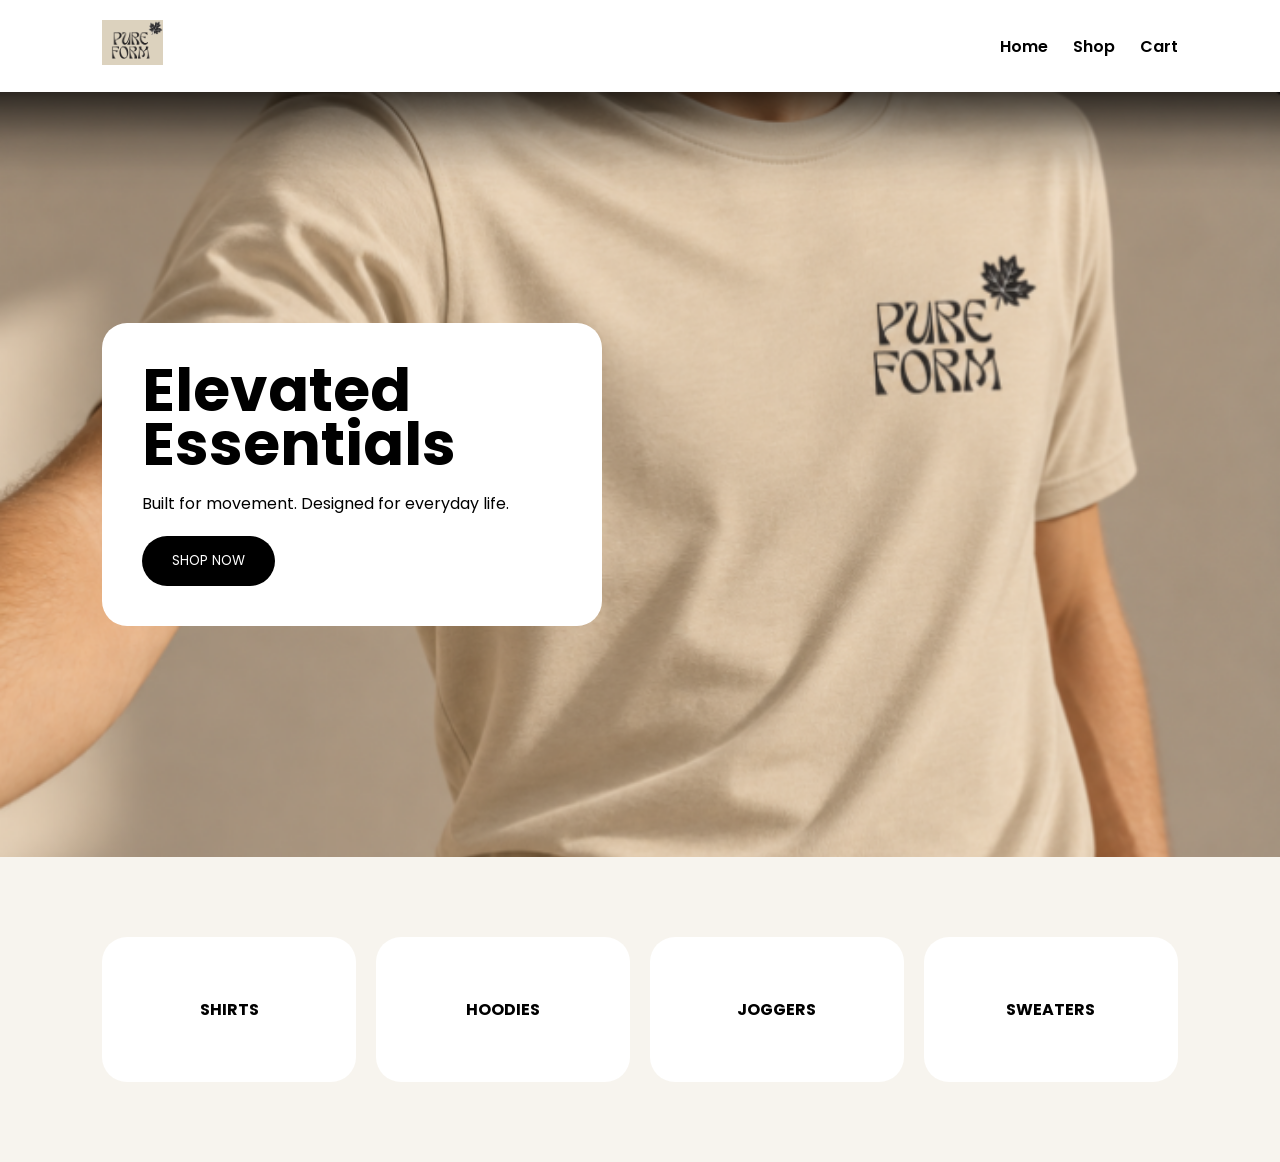
<file: index.html>
<!DOCTYPE html>
<html>
<head>
<meta charset="UTF-8">
<meta name="viewport" content="width=device-width, initial-scale=1.0">

<title>PureForm</title>

<link href="https://fonts.googleapis.com/css2?family=Poppins:wght@300;400;500;600;700;800&display=swap" rel="stylesheet">

<style>

*{
margin:0;
padding:0;
box-sizing:border-box;
font-family:Poppins,sans-serif;
}

body{
background:#f7f4ee;
}

nav{
display:flex;
justify-content:space-between;
align-items:center;
padding:20px 8%;
background:white;
}

.logo img{
height:45px;
}

.nav-links{
display:flex;
gap:25px;
}

.nav-links a{
text-decoration:none;
color:black;
font-weight:600;
}

.hero{
height:85vh;
background:url("Screenshot 2026-11-23 172952.png");
background-size:cover;
background-position:center;
display:flex;
align-items:center;
padding:0 8%;
}

.hero-box{
background:white;
padding:40px;
border-radius:25px;
max-width:500px;
}

.hero h1{
font-size:60px;
line-height:.9;
}

.hero p{
margin:20px 0;
}

button{
padding:15px 30px;
border:none;
border-radius:50px;
background:black;
color:white;
cursor:pointer;
}

.categories{
padding:80px 8%;
display:grid;
grid-template-columns:repeat(4,1fr);
gap:20px;
}

.category{
background:white;
padding:60px;
text-align:center;
border-radius:25px;
font-weight:700;
}

</style>

</head>

<body>

<nav>

<a href="index.html" class="logo">
<img src="Screenshot 2026-11-22 224757.png">
</a>

<div class="nav-links">
<a href="index.html">Home</a>
<a href="shop.html">Shop</a>
<a href="cart.html">Cart</a>
</div>

</nav>

<section class="hero">

<div class="hero-box">

<h1>Elevated Essentials</h1>

<p>
Built for movement.
Designed for everyday life.
</p>

<a href="shop.html">
<button>
SHOP NOW
</button>
</a>

</div>

</section>

<section class="categories">

<div class="category">SHIRTS</div>
<div class="category">HOODIES</div>
<div class="category">JOGGERS</div>
<div class="category">SWEATERS</div>

</section>

</body>
</html>
</file>
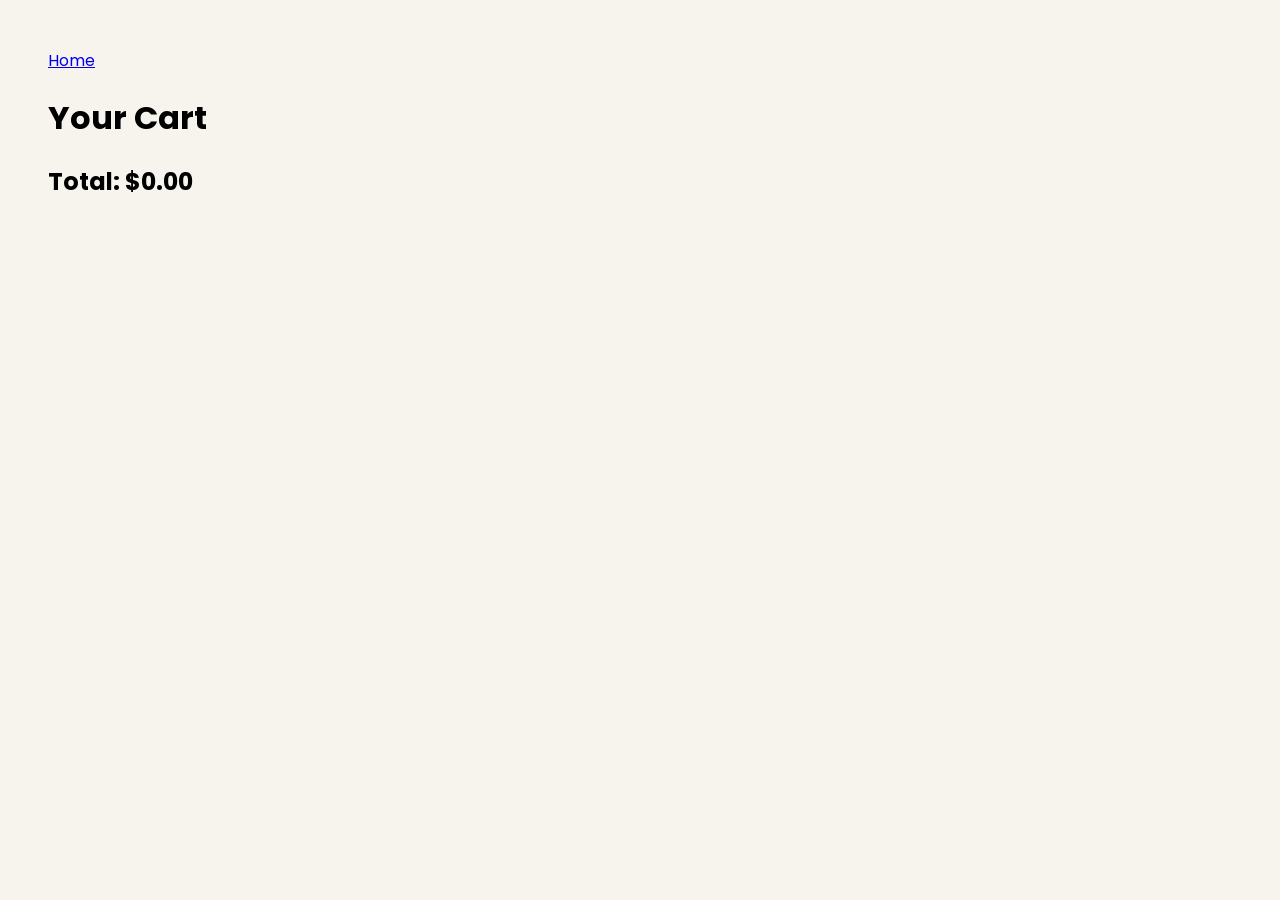
<file: cart.html>
<!DOCTYPE html>
<html>
<head>

<title>Cart</title>

<link href="https://fonts.googleapis.com/css2?family=Poppins:wght@300;400;500;600&display=swap" rel="stylesheet">

<style>

body{
font-family:Poppins;
padding:40px;
background:#f7f4ee;
}

.item{
background:white;
padding:15px;
margin-bottom:10px;
border-radius:15px;
}

</style>

</head>

<body>

<a href="index.html">
Home
</a>

<h1>Your Cart</h1>

<div id="cartItems"></div>

<h2>
Total:
$<span id="total">0</span>
</h2>

<script>

let cart =
JSON.parse(
localStorage.getItem("pureformCart")
) || [];

let html = "";
let total = 0;

cart.forEach(item=>{

html += `
<div class="item">
${item.name}
-
$${item.price}
</div>
`;

total += item.price;

});

document.getElementById(
"cartItems"
).innerHTML = html;

document.getElementById(
"total"
).innerText = total.toFixed(2);

</script>

</body>
</html>
</file>
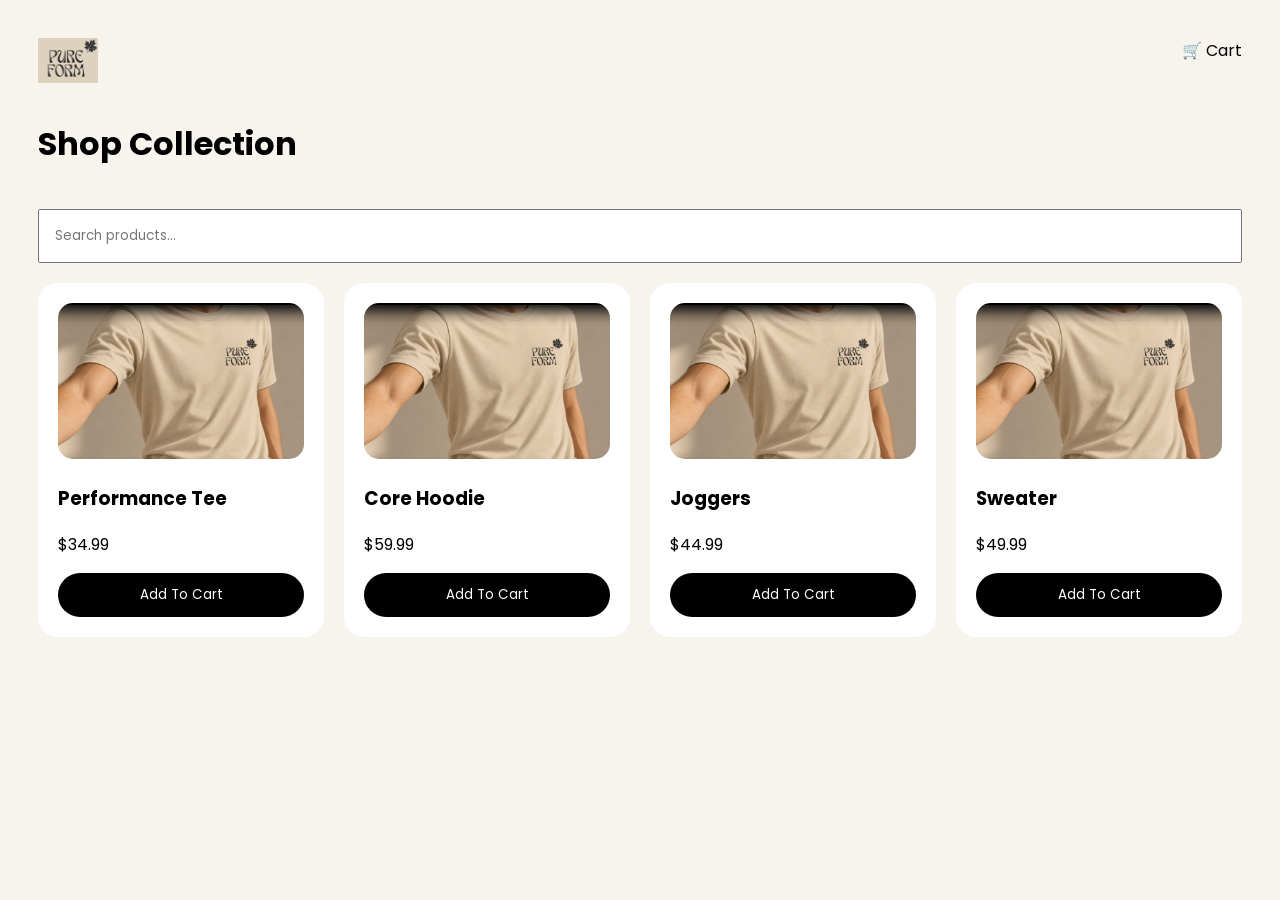
<file: shop.html>
<!DOCTYPE html>
<html>
<head>

<title>Shop</title>

<link href="https://fonts.googleapis.com/css2?family=Poppins:wght@300;400;500;600&display=swap" rel="stylesheet">

<style>

*{
font-family:Poppins;
box-sizing:border-box;
}

body{
padding:30px;
background:#f7f4ee;
}

nav{
display:flex;
justify-content:space-between;
margin-bottom:30px;
}

.grid{
display:grid;
grid-template-columns:repeat(auto-fit,minmax(250px,1fr));
gap:20px;
}

.card{
background:white;
padding:20px;
border-radius:20px;
}

.card img{
width:100%;
border-radius:15px;
}

button{
width:100%;
padding:12px;
border:none;
background:black;
color:white;
border-radius:50px;
cursor:pointer;
}

input{
width:100%;
padding:15px;
margin:20px 0;
}

a{
text-decoration:none;
color:black;
}

</style>

</head>

<body>

<nav>

<a href="index.html">
<img src="Screenshot 2026-11-22 224757.png" height="45">
</a>

<a href="cart.html">
🛒 Cart
</a>

</nav>

<h1>Shop Collection</h1>

<input
type="text"
id="search"
placeholder="Search products...">

<div class="grid" id="products">

<div class="card">
<img src="Screenshot 2026-11-23 172952.png">
<h3>Performance Tee</h3>
<p>$34.99</p>
<button onclick="addToCart('Performance Tee',34.99)">
Add To Cart
</button>
</div>

<div class="card">
<img src="Screenshot 2026-11-23 172952.png">
<h3>Core Hoodie</h3>
<p>$59.99</p>
<button onclick="addToCart('Core Hoodie',59.99)">
Add To Cart
</button>
</div>

<div class="card">
<img src="Screenshot 2026-11-23 172952.png">
<h3>Joggers</h3>
<p>$44.99</p>
<button onclick="addToCart('Joggers',44.99)">
Add To Cart
</button>
</div>

<div class="card">
<img src="Screenshot 2026-11-23 172952.png">
<h3>Sweater</h3>
<p>$49.99</p>
<button onclick="addToCart('Sweater',49.99)">
Add To Cart
</button>
</div>

</div>

<script src="script.js"></script>

<script>

document
.getElementById("search")
.addEventListener("keyup",function(){

let search =
this.value.toLowerCase();

let cards =
document.querySelectorAll(".card");

cards.forEach(card=>{

let text =
card.innerText.toLowerCase();

card.style.display =
text.includes(search)
? "block"
: "none";

});

});

</script>

</body>
</html>
</file>
